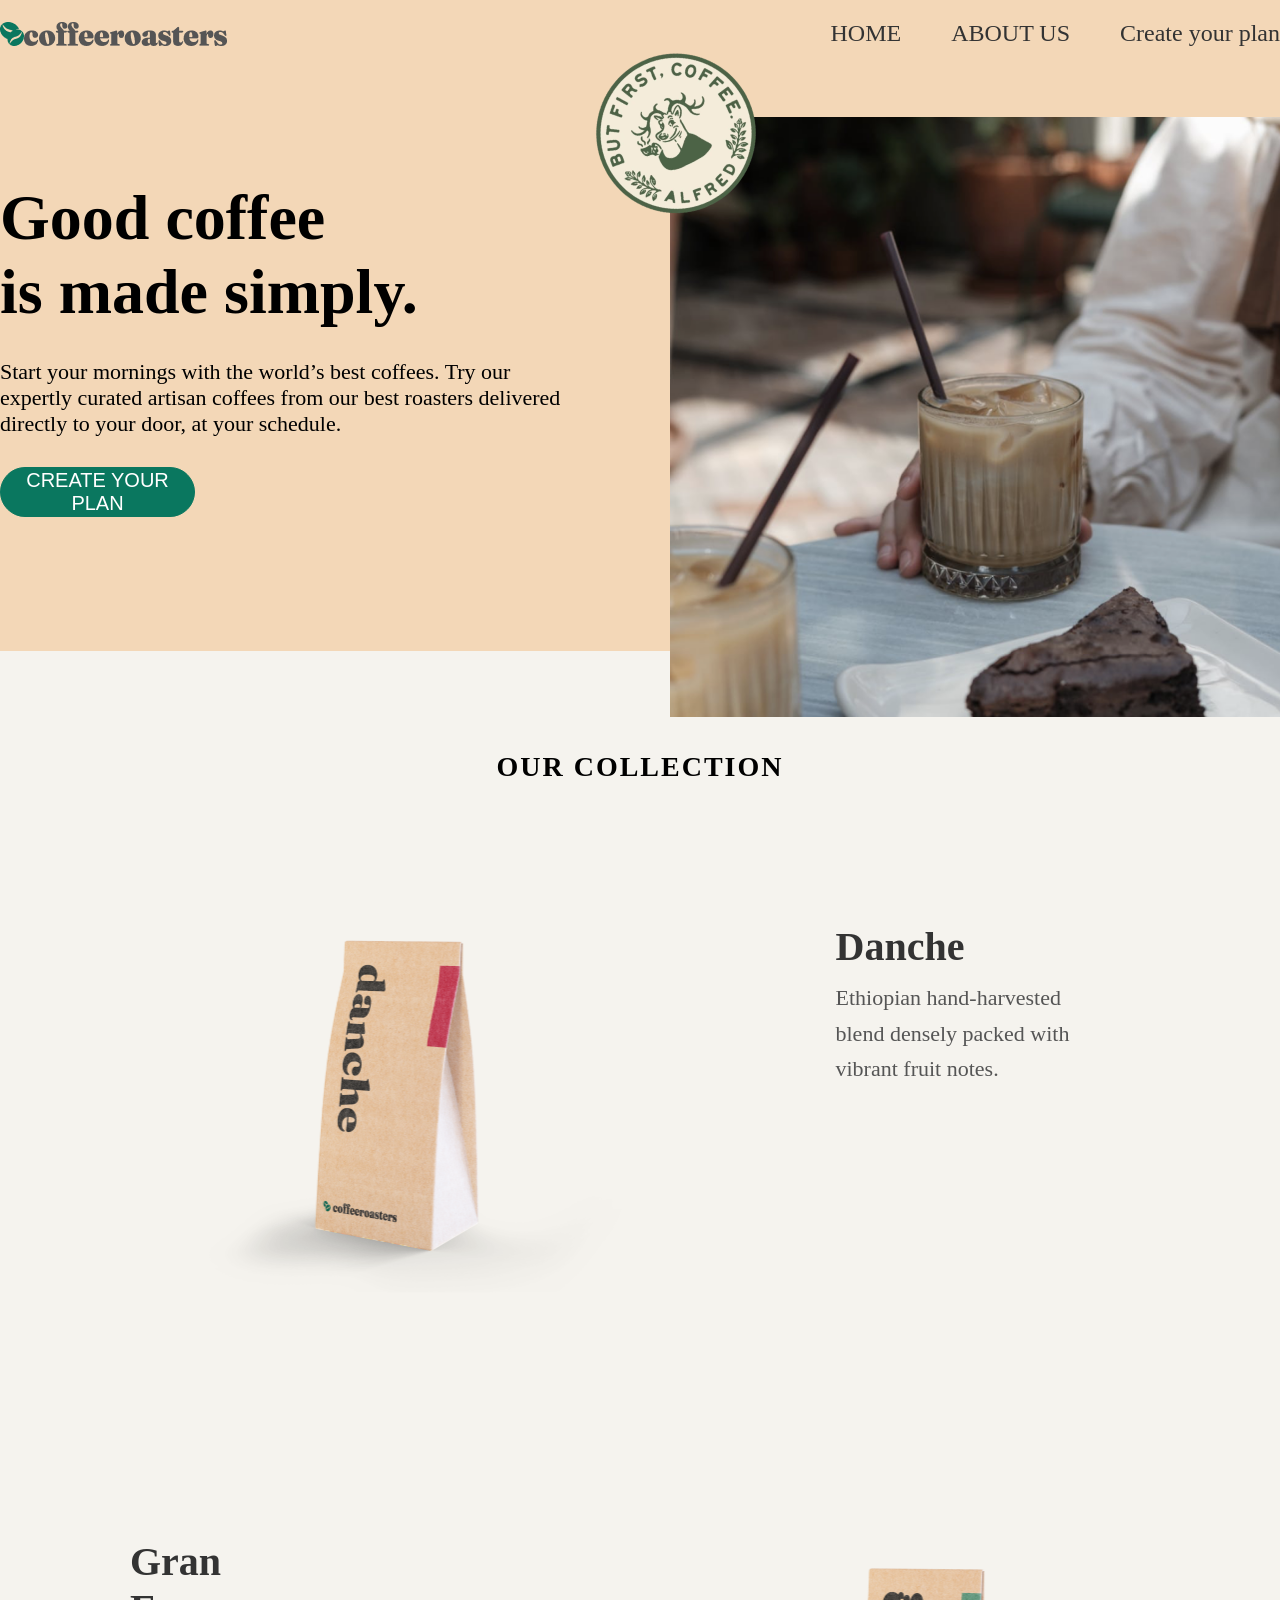
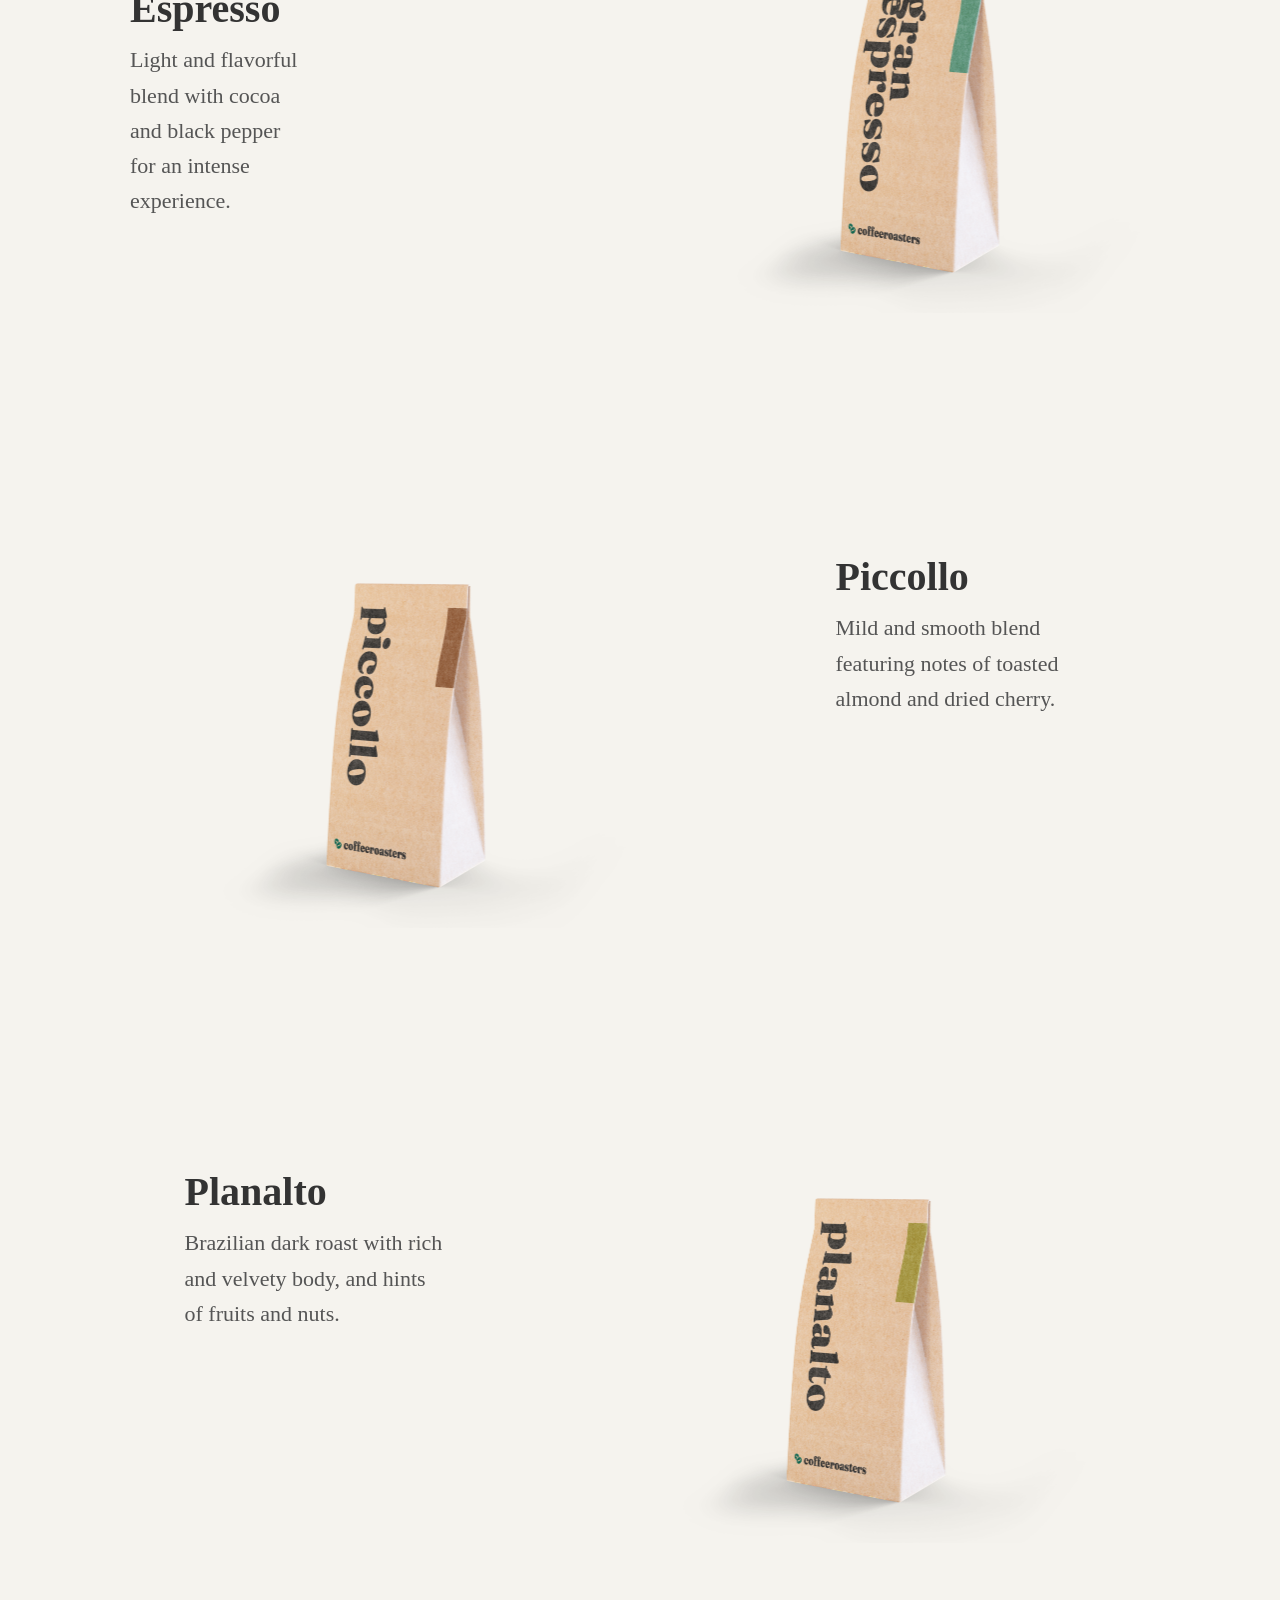
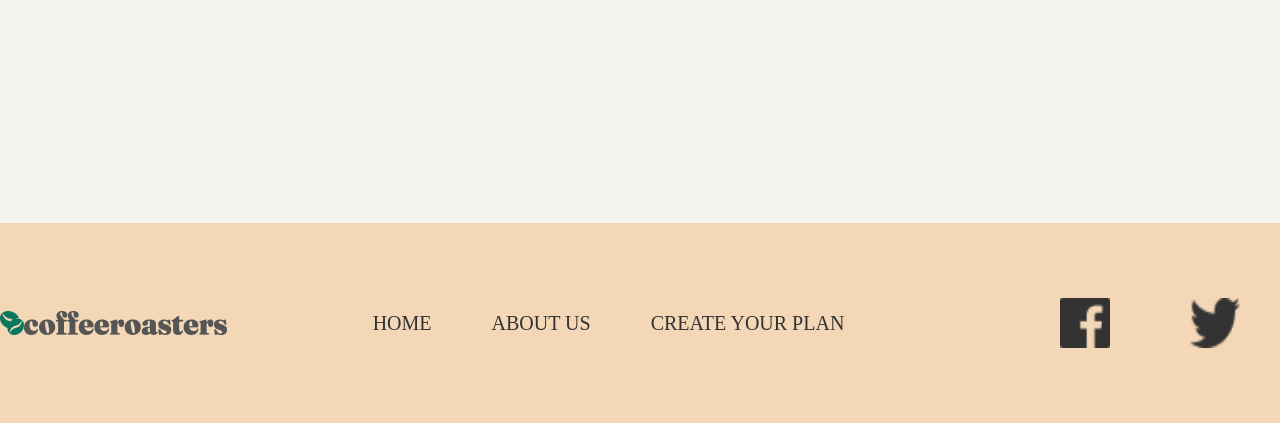
<file: index.html>
<!DOCTYPE html>
<html lang="en">

<head>
    <meta charset="UTF-8">
    <meta name="viewport" content="width=device-width, initial-scale=1.0">
    <title>Document</title>
    <link rel="stylesheet" href="./style.css">
</head>

<body>
    <header>
        <div class="container">
            <nav class="header__section">
                <img src="./image/coffeeroasters.png" alt="">
                <ul class="header__ul">
                    <li><a href="#">HOME</a></li>
                    <li><a href="./about.html">ABOUT US</a></li>
                    <li><a href="#">Create your plan</a></li>
                </ul>
            </nav>
        </div>
    </header>
    <main>
        <section class="hero__section">
            <div class="container">
                <div class="hero">
                    <div class="hero__left">
                        <h2 class="hero__left__title">Good coffee <br>
                            is made simply.</h2>
                        <p class="hero__left__description">Start your mornings with the world’s best coffees. Try our <br> expertly curated artisan coffees
                            from our best roasters delivered <br> directly to your door, at your schedule.</p>
                        <button class="hero__left__btn">Create your plan</button>
                    </div>
                    <div class="hero__right">
                        <img src="./image/hero.png" alt="">
                        <img src="./image/first-coffee.png" alt="">
                    </div>
                </div>
            </div>
        </section>

        <section class="collection">

            <div class="container">
            <div class="collection-h2"><h2>OUR COLLECTION</h2></div>

            <div class="products">
                <div class="danche">
                    <img src="./image/danche.png" alt="">
                    <div class="text">
                    <h4>Danche</h4>
                    <p>Ethiopian hand-harvested blend densely packed with vibrant fruit notes.</p>                        
                    </div>
                </div>
                <div class="granespresso">
                    <div class="text">
                    <h4>Gran Espresso</h4>
                    <p>Light and flavorful blend with cocoa and black pepper for an intense experience.</p>
                    </div>

                    <img src="./image/fran.png" alt="">
                </div>
                <div class="picollo">
                    <img src="./image/picollo.png" alt="">
                    <div class="text">
                    <h4>Piccollo</h4>
                    <p>Mild and smooth blend featuring notes of toasted almond and dried cherry.</p>
                    </div>

                </div>
                <div class="planto">
                    <div class="text">
                    <h4>Planalto</h4>
                    <p>Brazilian dark roast with rich and velvety body, and hints of fruits and nuts.</p>
                    </div>

                    <img src="./image/planto.png" alt="">
                </div>
            </div>
            </div>

        </section>
        
    </main>
    <footer>
     <div class="container">
    <div class="header__section">
        <img src="./image/coffeeroasters.png" alt="">
                <ul class="header__ul">
                    <li><a href="#">HOME</a></li>
                    <li><a href="./about.html">ABOUT US</a></li>
                    <li><a href="#">Create your plan</a></li>
                </ul>
        <div class="images">
        <img src="./image/facebook.png" alt="">        
        <img src="./image/twitter.png" alt="">        
        <img src="./image/instagram.png" alt="">        
        </div>
    </div>
    </div>       
    </footer>
  
</body>

</html>
</file>
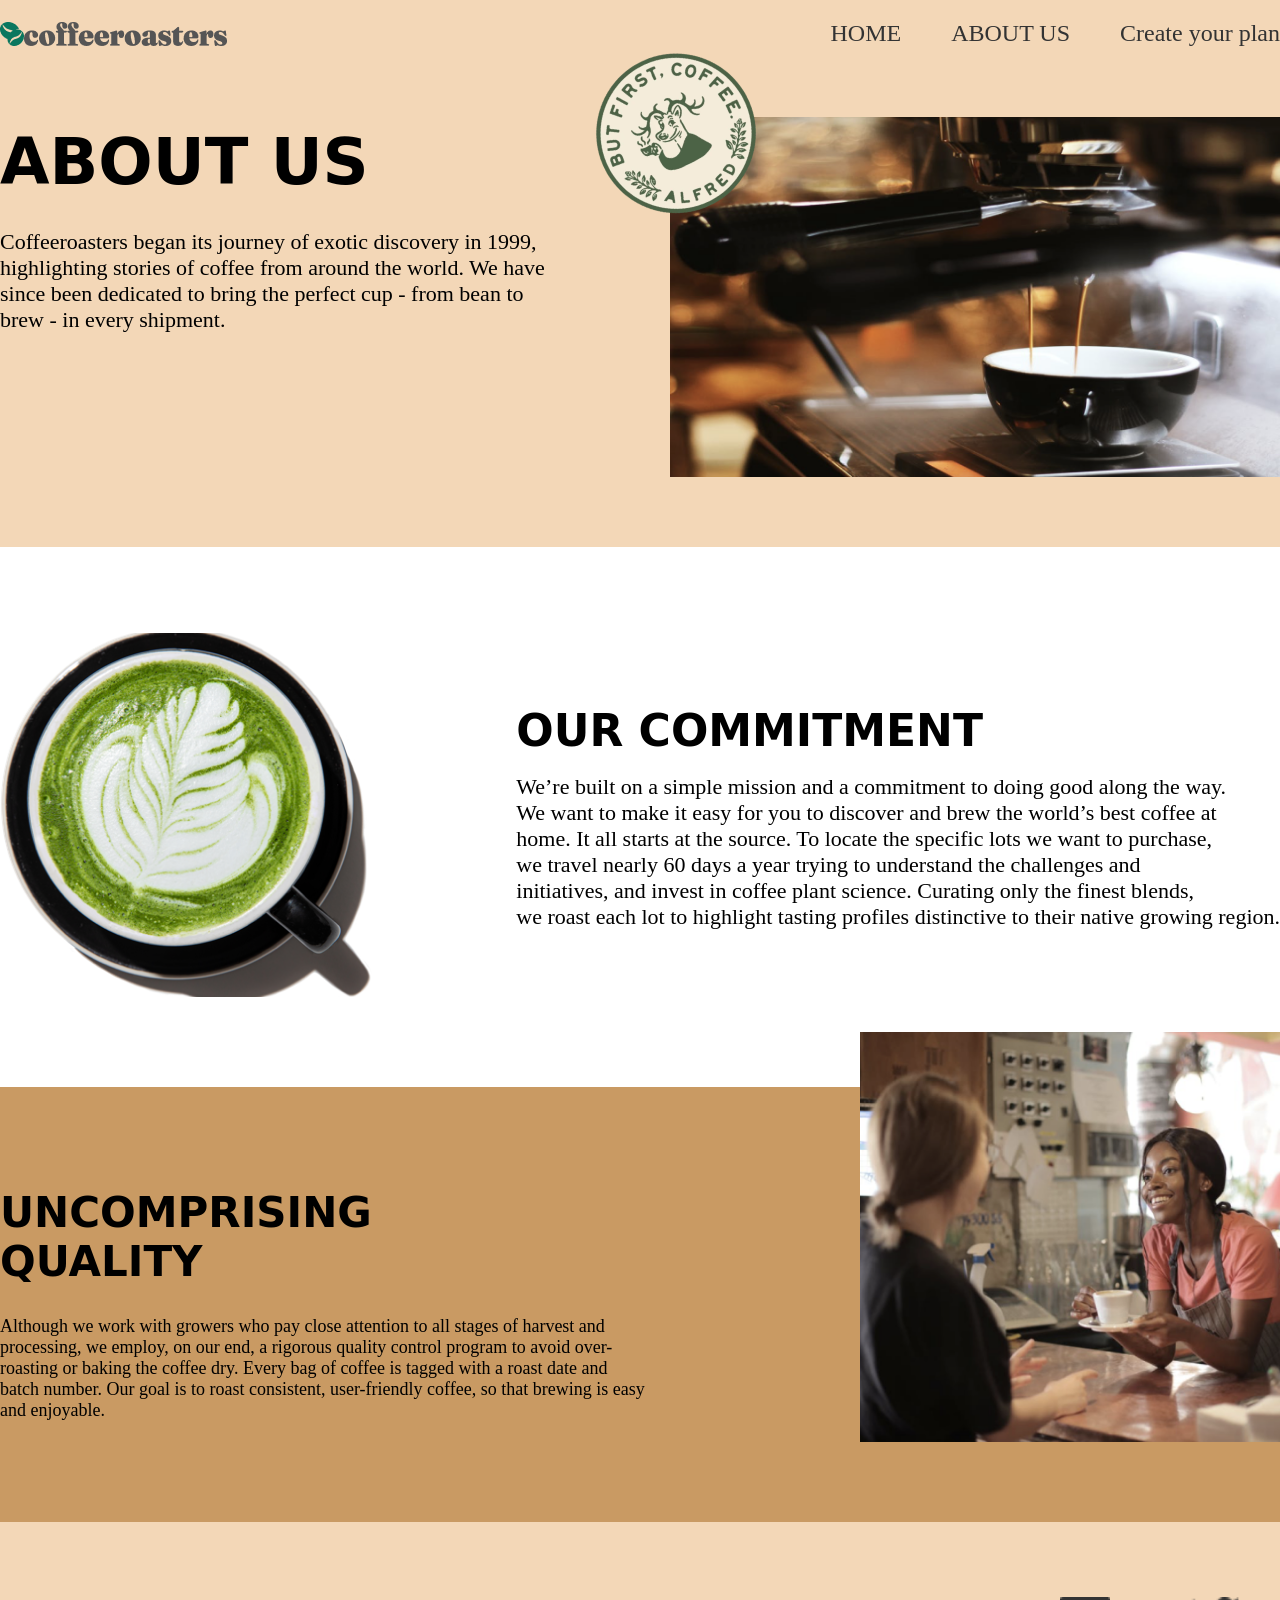
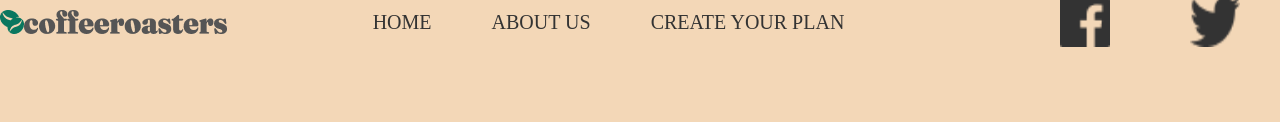
<file: about.html>
<!DOCTYPE html>
<html lang="en">
<head>
    <meta charset="UTF-8">
    <meta name="viewport" content="width=device-width, initial-scale=1.0">
    <title>ABOUT</title>
    <link rel="stylesheet" href="about.css">
</head>
<body>
    <header>
        <div class="container">
            <nav class="header__section">
                <img src="./image/coffeeroasters.png" alt="">
                <ul class="header__ul">
                    <li><a href="index.html">HOME</a></li>
                    <li><a href="./about.html">ABOUT US</a></li>
                    <li><a href="#">Create your plan</a></li>
                </ul>
            </nav>
        </div>
    </header>

     
        <section class="hero__section">
            <div class="container">
                <div class="hero">
                    <div class="hero__left">
                        <h2 class="hero__left__title">About Us</h2>
                        <p class="hero__left__description">Coffeeroasters began its journey of exotic discovery in 1999, <br> highlighting stories of coffee from around the world. We have <br> since been dedicated to bring the perfect cup - from bean to <br> brew -  in every shipment.</p>
                    </div>
                    <div class="hero__right">
                        <img src="./image/hero.png" alt="">
                        <img src="./image/second-coffee.png" alt="">
                    </div>
                </div>
            </div>
        </section>


       <section class="commitment__section">
            <div class="container">
                <div class="commitment">
                    <div class="commitment__right">
                        <img src="./image/cup.png" alt="">
                    </div>
                    <div class="commitment__left">
                        <h2 class="commitment__left__title">Our commitment</h2>
                        <br>
                        
                        <p class="commitment__left__description">We’re built on a simple mission and a commitment to doing good along the way. <br> We want to make it easy for you to discover and brew the world’s best coffee at <br> home. It all starts at the source. To locate the specific lots we want to purchase, <br> we travel nearly 60 days a year trying to understand the challenges and <br> initiatives, and invest in coffee plant science. Curating only the finest blends, <br> we roast each lot to highlight tasting profiles distinctive to their native growing region.</p>
                        

                    </div>

                </div>
            </div>
        </section>

<div class="quality">
  <div class="container">

    <div class="quality-text">
      <h2>Uncomprising <br> quality</h2>
      <p>Although we work with growers who pay close attention to all stages of harvest
        and processing, we employ, on our end, a rigorous quality control program to
        avoid over-roasting or baking the coffee dry. Every bag of coffee is tagged with a
        roast date and batch number. Our goal is to roast consistent, user-friendly
        coffee, so that brewing is easy and enjoyable.</p>
    </div>

    <img src="./image/black and white sisters.png" alt="">

  </div>
</div>

<footer>
     <div class="container">
    <div class="header__section">
        <img src="./image/coffeeroasters.png" alt="">
                <ul class="header__ul">
                    <li><a href="#">HOME</a></li>
                    <li><a href="./about.html">ABOUT US</a></li>
                    <li><a href="#">Create your plan</a></li>
                </ul>
        <div class="images">
        <img src="./image/facebook.png" alt="">        
        <img src="./image/twitter.png" alt="">        
        <img src="./image/instagram.png" alt="">        
        </div>
    </div>
    </div>       
</footer>
  

    
</body>
</html>
</file>
<file: style.css>
*{
    box-sizing: border-box;
    margin: 0;
    padding: 0;
}
header{
    background: #F3D7B7;
    width: 100%;
    padding-top: 20px;
}
.hero__section{
    background: #F3D7B7;
    width: 100%;
}
.container{
    max-width: 1440px;
    margin: 0 auto;
}
.header__section{
    display: flex;
    justify-content: space-between;
    align-items: center;
}
.header__ul{
    display: flex;
    justify-content: space-between;
    align-items: center;
    gap: 50px;
 
    font-size: 24px;
    list-style: none;
}
a{
    text-decoration: none;
    color: #333333;
}

.hero{
    display: flex;
    justify-content: space-between;
    align-items: center;
}

.hero__left{
    display: flex;
    flex-direction: column;
    justify-content: space-between;
    align-items: start;
    gap: 30px;
}

.hero__left__title{
    font-size: 64px;
}

.hero__left__description{
    font-size: 22px;
}

.hero__left__btn{
    background: #0A775F;
    width: 195px;
    height: 50px;
    font-size: 20px;
    text-transform: uppercase;
    color: #fff;
    border: 1px solid #0A775F;
    border-radius: 100px;
    transition: 0.4s ease-in-out all;
}
.hero__left__btn:hover{
    background: #F3D7B7;
    color: #0A775F;
}

.hero__right{
    position: relative;
}

.hero__right img:nth-child(1){
    position: absolute;
    z-index: 1;
    left: -100px;
    top: -20px;
    transition: 1s;
}
.hero__right img:hover:nth-child(1){
    transform: rotate(360deg);
}
.hero__right img:nth-child(2){
    width: 610px;
    transform: translateY(70px);
}

.collection {
  padding: 100px 20px;
  background: #f5f3ee;
}

.collection-h2 h2 {
  text-align: center;
  font-size: 28px;
  margin-bottom: 80px;
  font-weight: 700;
  letter-spacing: 2px;

}

.products {
  position: relative;
  max-width: 1100px;
  margin: 0 auto;
}


.products > div {
  position: relative;
  margin-bottom: 120px;
}

.products h4 {
  font-size: 40px;
  margin-bottom: 10px;
  font-weight: 700;
  color: #333;
}

.products p {
  font-size: 22px;
  color: #555;
  max-width: 260px;
  line-height: 1.6;
}


.danche .text{
  margin-left: 200px;
}



.granespresso .text {
  margin-right: 400px;
}




.picollo .text {
  margin-left: 200px;
}



.planto .text{
  margin-right: 200px;
}

.collection img {
  width: 451px;
  height: 375px;
  display: block;
}

.collection img:hover{
  width: 480px;
  height: 390px;
  transition: 100ms ease-in-out;
}

.danche {
  padding: 60px 40px;
  /* transition: 2s ease-in-out; */
  display: flex;
  justify-content: center;
}



.granespresso {
  padding: 60px 40px;
  display: flex;
  justify-content: center;
}


.picollo {

  padding: 60px 40px;
  display: flex;
  justify-content: center;

}
.planto {
  padding: 60px 40px;
  display: flex;
  justify-content: center;
}
footer {
  display: flex;
  margin: 0;
  height: 200px;
  background-color: #F3D7B7;
  align-items: center;
}

footer .header__section {
  width: 1440px;
  display: flex;
  justify-content: space-between;
  align-items: center;
  
}

footer .header__ul {
  display: flex;
  gap: 60px;
  list-style: none;
  font-size: 20px;
  text-transform: uppercase;
    
}

.images {
  display: flex;
  justify-content: space-between;
  margin: 30px;

}

.images img {
  width: 50px;
  height: 50px;
  margin: 40px;
}
</file>
<file: about.css>
*{
    box-sizing: border-box;
    margin: 0;
    padding: 0;
}
header{
    background: #F3D7B7;
    width: 100%;
    padding-top: 20px;
}
.hero__section{
    background: #F3D7B7;
    width: 100%;
    height: 500px;
}
.container{
    max-width: 1440px;
    margin: 0 auto;
}
.header__section{
    display: flex;
    justify-content: space-between;
    align-items: center;
}
.header__ul{
    display: flex;
    justify-content: space-between;
    align-items: center;
    gap: 50px;
 
    font-size: 24px;
    list-style: none;
}
a{
    text-decoration: none;
    color: #333333;
}

.hero{
    display: flex;
    justify-content: space-between;
    align-items: center;
}

.hero__left{
    display: flex;
    flex-direction: column;
    justify-content: space-between;
    align-items: start;
    gap: 30px;
}

.hero__left__title{
    font-size: 64px;
}

.hero__left__description{
    font-size: 22px;
}

.hero__left__btn{
    background: #0A775F;
    width: 195px;
    height: 50px;
    font-size: 20px;
    text-transform: uppercase;
    color: #fff;
    border: 1px solid #0A775F;
    border-radius: 100px;
    transition: 0.4s ease-in-out all;
}
.hero__left__btn:hover{
    background: #F3D7B7;
    color: #0A775F;
}

.hero__right{
    position: relative;
}

.hero__right img:nth-child(1){
    position: absolute;
    z-index: 1;
    left: -100px;
    top: -20px;
    transition: 1s;
}
.hero__right img:hover:nth-child(1){
    transform: rotate(360deg);
}
.hero__right img:nth-child(2){
    width: 610px;
    transform: translateY(70px);
}



.commitment{
    display: flex;
    justify-content: space-between;
    align-items: center;
    width: 100%;
    height: 540px;
    
}

.commitment-left{
    display: flex;
    flex-direction: column;
    justify-content: space-between;
    align-items: start;
    

}
.commitment-right  img{
    gap: 50px;
    
}



.commitment__left__title{
    font-size: 44px;
}

.commitment__left__description {
    font-size: 22px;
}
.hero__left__description{
    font-size: 22px;
}


.hero__left__btn{
    background: #0A775F;
    width: 195px;
    height: 50px;
    font-size: 20px;
    text-transform: uppercase;
    color: #fff;
    border: 1px solid #0A775F;
    border-radius: 100px;
    transition: 0.4s ease-in-out all;
}
.hero__left__btn:hover{
    background: #F3D7B7;
    color: #0A775F;
}

.hero__right{
    position: relative;
}

.hero__right img:nth-child(1){
    position: absolute;
    z-index: 1;
    left: -100px;
    top: -20px;
    transition: 1s;
}
.hero__right img:hover:nth-child(1){
    transform: rotate(360deg);
}
.hero__right img:nth-child(2){
    width: 610px;
    transform: translateY(70px);
}

.hero__right img:hover:nth-child(2) {
        width: 98%;
    height: 40%;
    border-radius: 30px;
    transition: 150ms ease;
}

h2 {
    text-transform: uppercase;
    font-family: system-ui, -apple-system, BlinkMacSystemFont, 'Segoe UI', Roboto, Oxygen, Ubuntu, Cantarell, 'Open Sans', 'Helvetica Neue', sans-serif;
}
.quality {
  background: #c99a63;
  padding: 80px 0;
}

.quality .container {
  max-width: 1440px;
  margin: 0 auto;
  display: flex;
  align-items: center;
  justify-content: space-between;
  gap: 80px;
}

.quality h2 {
  font-size: 42px;
  text-transform: uppercase;
  margin-bottom: 30px;
}

.quality p {
  font-size: 18px;
  max-width: 650px;
}

.quality img {
  width: 420px;
  height: 410px;
  margin-top: -135px;
}


.quality img:hover {
    width: 30%;
    height: 30%;
    border-radius: 30px;
}


footer {
  display: flex;
  margin: 0;
  height: 200px;
  background-color: #F3D7B7;

  align-items: center;
}

footer .header__section {
  width: 1440px;
  display: flex;
  justify-content: space-between;
  align-items: center;
  
}

footer .header__ul {
  display: flex;
  gap: 60px;
  list-style: none;
  font-size: 20px;
  text-transform: uppercase;
    
}

.images {
  display: flex;
  justify-content: space-between;
  margin: 30px;

}

.images img {
  width: 50px;
  height: 50px;
  margin: 40px;
}
</file>
